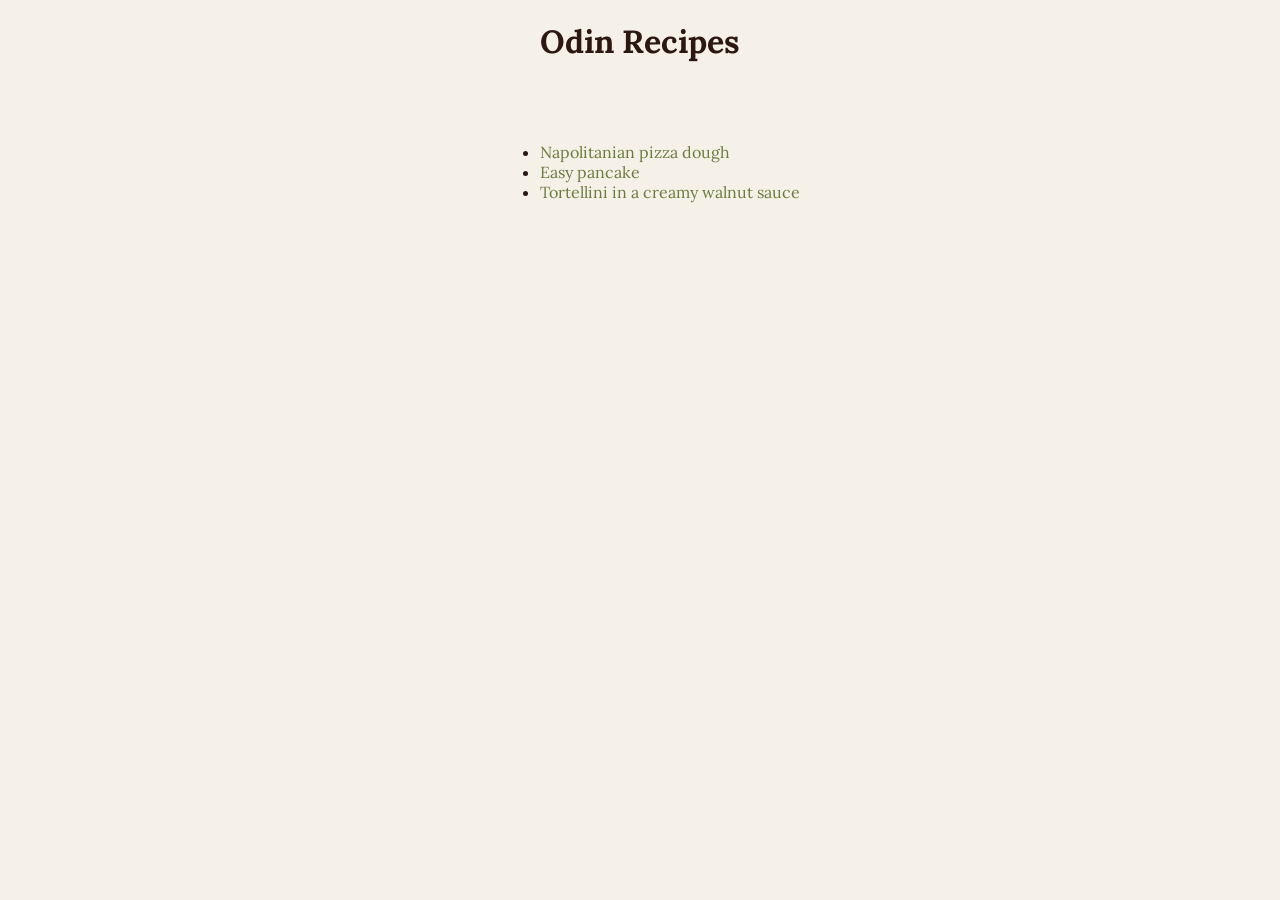
<file: index.html>
<!DOCTYPE html>
<html lang="en">
<head>
    <meta charset="UTF-8">
    <meta name="viewport" content="width=device-width, initial-scale=1.0">
    <title>Odin Recipes</title>
    <link href="https://fonts.googleapis.com/css2?family=Lora:ital,wght@0,400;0,700;1,400;1,700&display=swap" rel="stylesheet">
    <link rel="stylesheet" href="style.css">

</head>

<body>
    <h1>Odin Recipes</h1>

    <ul class="recipesPage">
        <li><a href="recipes/pizza-dough.html">Napolitanian pizza dough</a></li>
        <li><a href="recipes/pancake.html">Easy pancake</a></li>
        <li><a href="recipes/tortellini.html">Tortellini in a creamy walnut sauce</a></li>
    </ul>
</body>
</html>
</file>
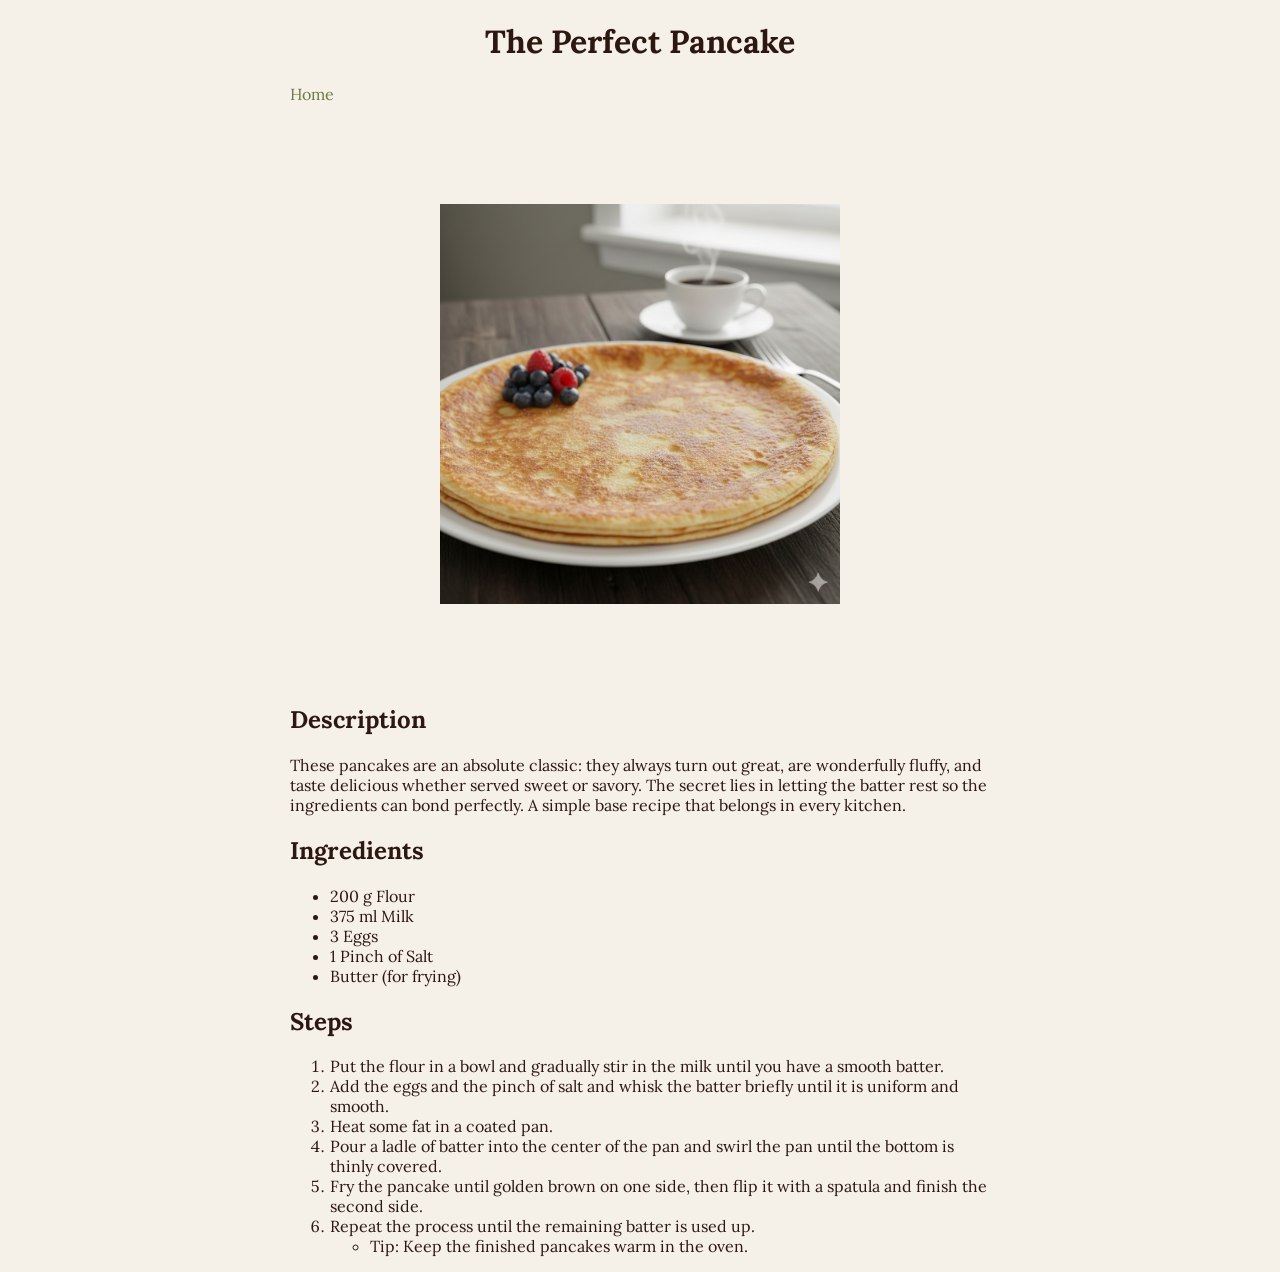
<file: recipes/pancake.html>
<!DOCTYPE html>
<html lang="en">
<head>
    <meta charset="UTF-8">
    <meta name="viewport" content="width=device-width, initial-scale=1.0">
    <title>Odin Recipes | Perfect Pancakes</title>
    <link href="https://fonts.googleapis.com/css2?family=Lora:ital,wght@0,400;0,700;1,400;1,700&display=swap" rel="stylesheet">
    <link rel="stylesheet" href="../style.css">
</head>
<body>
    <div class="recipe">
        <h1>The Perfect Pancake</h1>
        <a href="../index.html" class="backToHome">Home</a>
        <img src="../img/pancake.png" alt="Golden brown pancakes on a plate" width="400 px">
        
        <h2>Description</h2>
        <p>
            These pancakes are an absolute classic: they always turn out great, are wonderfully fluffy, 
            and taste delicious whether served sweet or savory. The secret lies in letting the batter 
            rest so the ingredients can bond perfectly. A simple base recipe that belongs in 
            every kitchen.
        </p>
        
        <h2>Ingredients</h2>
        <ul class="ingredients">
            <li>200 g Flour</li>
            <li>375 ml Milk</li>
            <li>3 Eggs</li>
            <li>1 Pinch of Salt</li>
            <li>Butter (for frying)</li>
        </ul>

        <h2>Steps</h2>
        <ol>
            <li>Put the flour in a bowl and gradually stir in the milk until you have a smooth batter.</li>
            <li>Add the eggs and the pinch of salt and whisk the batter briefly until it is uniform and smooth.</li>
            <li>Heat some fat in a coated pan.</li>
            <li>Pour a ladle of batter into the center of the pan and swirl the pan until the bottom is thinly covered.</li>
            <li>Fry the pancake until golden brown on one side, then flip it with a spatula and finish the second side.</li>
            <li>Repeat the process until the remaining batter is used up. 
                <ul>
                    <li>Tip: Keep the finished pancakes warm in the oven.</li>
                </ul>
            </li>
        </ol>
    </div>
</body>
</html>
</file>
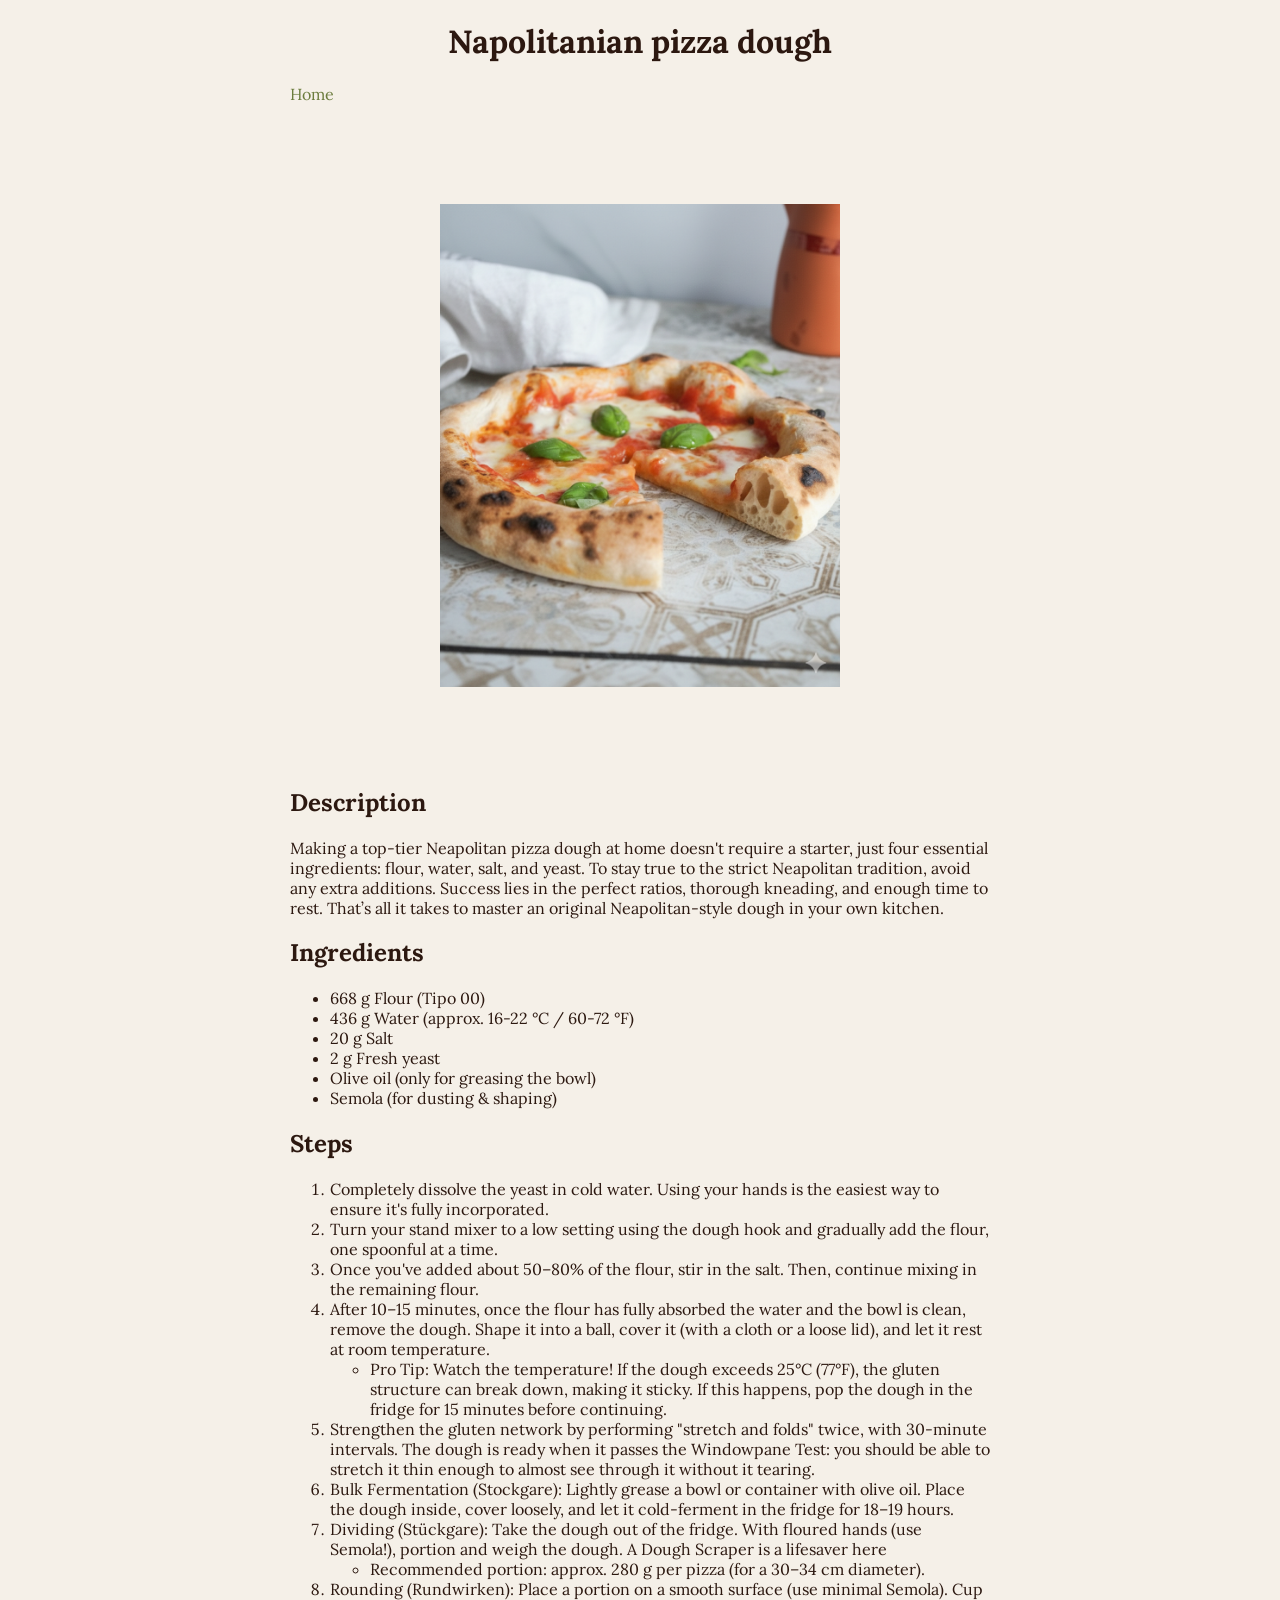
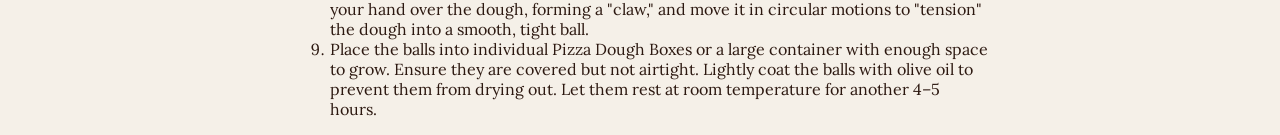
<file: recipes/pizza-dough.html>
<!DOCTYPE html>
<html lang="en">
<head>
    <meta charset="UTF-8">
    <meta name="viewport" content="width=device-width, initial-scale=1.0">
    <title>Odin Recipes | Pizza Dough</title>
    <link href="https://fonts.googleapis.com/css2?family=Lora:ital,wght@0,400;0,700;1,400;1,700&display=swap" rel="stylesheet">
    <link rel="stylesheet" href="../style.css">
</head>
<body>
    <div class="recipe">
        <h1>Napolitanian pizza dough</h1>
        <a href="../index.html" class="backToHome">Home</a>
        <img src="../img/pizza.png" alt="Original napolitanian pizza" width="400 px">
        
        <h2>Description</h2>
        <p>
            Making a top-tier Neapolitan pizza dough at home doesn't require a starter, 
            just four essential ingredients: flour, water, salt, and yeast. 
            To stay true to the strict Neapolitan tradition, avoid any extra additions. 
            Success lies in the perfect ratios, thorough kneading, and enough time to rest. 
            That’s all it takes to master an original Neapolitan-style dough in your own kitchen.
        </p>
        
        <h2>Ingredients</h2>
        <ul class="ingredients">
            <li>668 g Flour (Tipo 00)</li>
            <li>436 g Water (approx. 16-22 °C / 60-72 °F)</li>
            <li>20 g Salt</li>
            <li>2 g Fresh yeast</li>
            <li>Olive oil (only for greasing the bowl)</li>
            <li>Semola (for dusting & shaping)</li>
        </ul>
        <h2>Steps</h2>
        <ol>
            <li>Completely dissolve the yeast in cold water. Using your hands is the easiest way to ensure it's fully incorporated.</li>
            <li>Turn your stand mixer to a low setting using the dough hook and gradually add the flour, one spoonful at a time.</li>
            <li>Once you've added about 50–80% of the flour, stir in the salt. Then, continue mixing in the remaining flour.</li>
            <li>
                After 10–15 minutes, once the flour has fully absorbed the water and the bowl is clean, remove the dough. Shape it into a ball, cover it (with a cloth or a loose lid), and let it rest at room temperature.
                <ul>
                    <li>Pro Tip: Watch the temperature! If the dough exceeds 25°C (77°F), the gluten structure can break down, making it sticky. If this happens, pop the dough in the fridge for 15 minutes before continuing.</li>
                </ul>
            </li>
            <li>Strengthen the gluten network by performing "stretch and folds" twice, with 30-minute intervals. The dough is ready when it passes the Windowpane Test: you should be able to stretch it thin enough to almost see through it without it tearing.</li>
            <li>Bulk Fermentation (Stockgare): Lightly grease a bowl or container with olive oil. Place the dough inside, cover loosely, and let it cold-ferment in the fridge for 18–19 hours.</li>
            <li>
                Dividing (Stückgare): Take the dough out of the fridge. With floured hands (use Semola!), portion and weigh the dough. A Dough Scraper is a lifesaver here
                <ul>
                    <li>Recommended portion: approx. 280 g per pizza (for a 30–34 cm diameter).</li>
                </ul>
            </li>
            <li>Rounding (Rundwirken): Place a portion on a smooth surface (use minimal Semola). Cup your hand over the dough, forming a "claw," and move it in circular motions to "tension" the dough into a smooth, tight ball.</li>
            <li>Place the balls into individual Pizza Dough Boxes or a large container with enough space to grow. Ensure they are covered but not airtight. Lightly coat the balls with olive oil to prevent them from drying out. Let them rest at room temperature for another 4–5 hours.</li>
        </ol>
    </div>
</body>
</html>
</file>
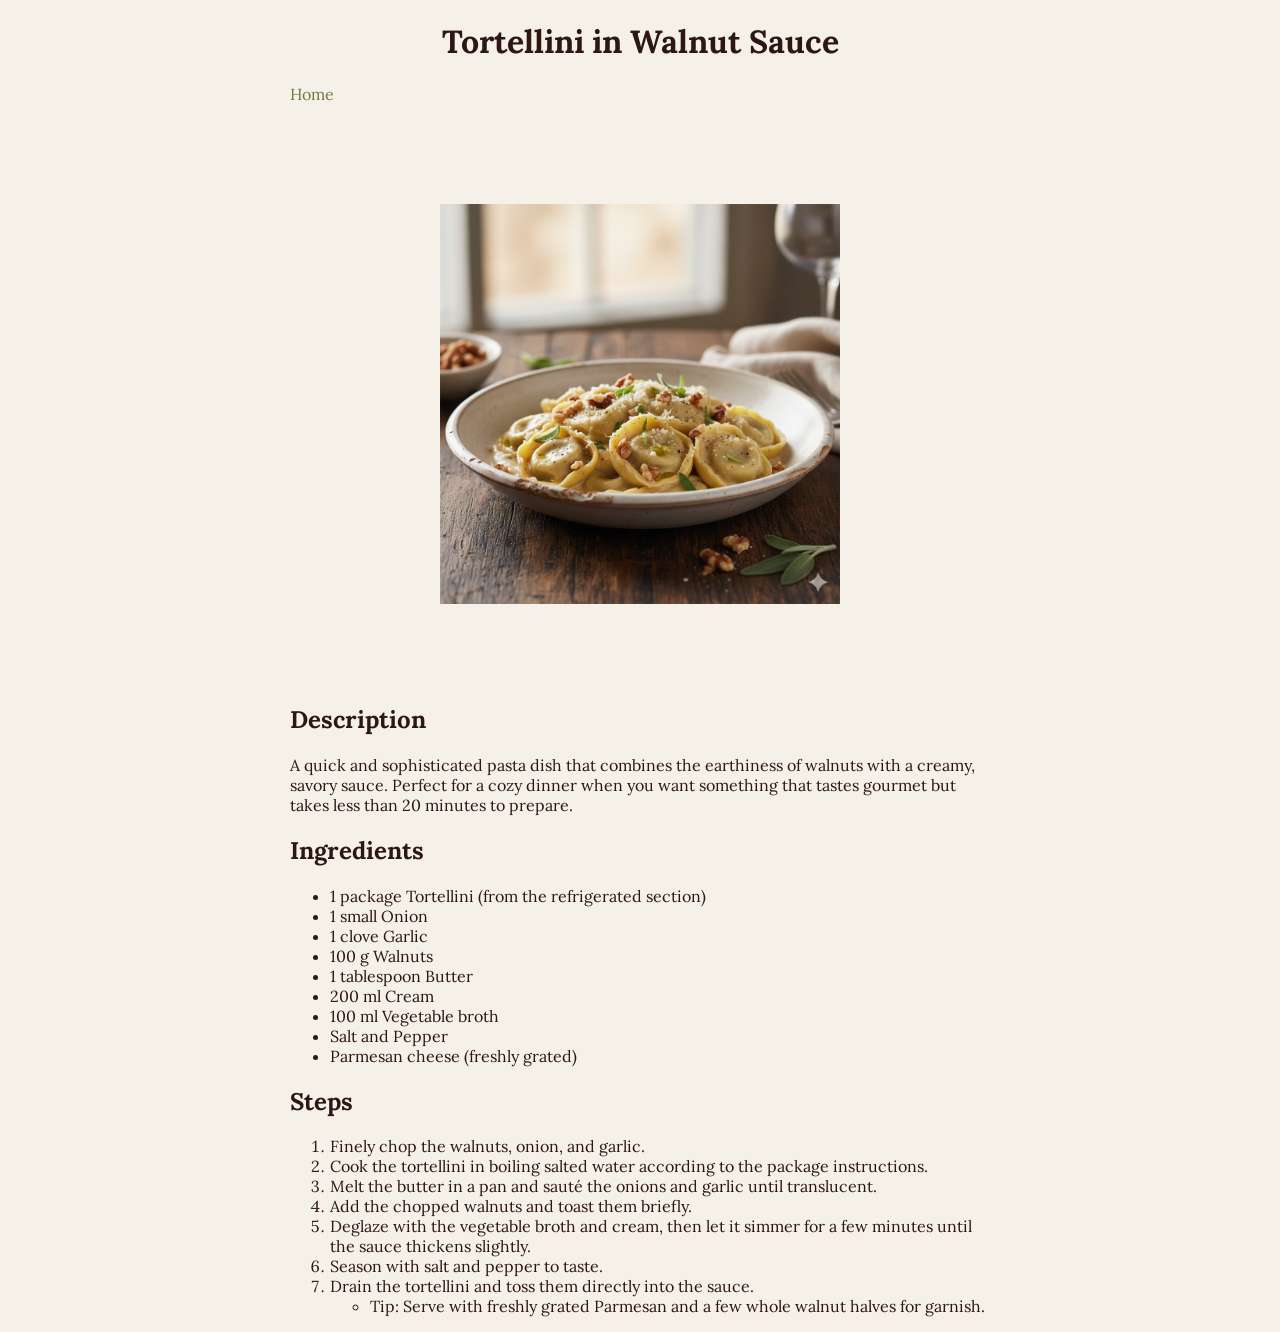
<file: recipes/tortellini.html>
<!DOCTYPE html>
<html lang="en">
<head>
    <meta charset="UTF-8">
    <meta name="viewport" content="width=device-width, initial-scale=1.0">
    <title>Odin Recipes | Tortellini in Walnut Sauce</title>
    <link href="https://fonts.googleapis.com/css2?family=Lora:ital,wght@0,400;0,700;1,400;1,700&display=swap" rel="stylesheet">
    <link rel="stylesheet" href="../style.css">
</head>
<body>
    <div class="recipe">
        <h1>Tortellini in Walnut Sauce</h1>
        <a href="../index.html" class="backToHome">Home</a>
        <img src="../img/tortellini.png" alt="Tortellini in a creamy walnut sauce" width="400 px">
        
        <h2>Description</h2>
        <p>
            A quick and sophisticated pasta dish that combines the earthiness of walnuts with a 
            creamy, savory sauce. Perfect for a cozy dinner when you want something that tastes 
            gourmet but takes less than 20 minutes to prepare.
        </p>
        
        <h2>Ingredients</h2>
        <ul class="ingredients">
            <li>1 package Tortellini (from the refrigerated section)</li>
            <li>1 small Onion</li>
            <li>1 clove Garlic</li>
            <li>100 g Walnuts</li>
            <li>1 tablespoon Butter</li>
            <li>200 ml Cream</li>
            <li>100 ml Vegetable broth</li>
            <li>Salt and Pepper</li>
            <li>Parmesan cheese (freshly grated)</li>
        </ul>

        <h2>Steps</h2>
        <ol>
            <li>Finely chop the walnuts, onion, and garlic.</li>
            <li>Cook the tortellini in boiling salted water according to the package instructions.</li>
            <li>Melt the butter in a pan and sauté the onions and garlic until translucent.</li>
            <li>Add the chopped walnuts and toast them briefly.</li>
            <li>Deglaze with the vegetable broth and cream, then let it simmer for a few minutes until the sauce thickens slightly.</li>
            <li>Season with salt and pepper to taste.</li>
            <li>Drain the tortellini and toss them directly into the sauce.
                <ul>
                    <li>Tip: Serve with freshly grated Parmesan and a few whole walnut halves for garnish.</li>
                </ul>
            </li>
        </ol>
    </div>
</body>
</html>
</file>
<file: style.css>
body {
    font-family: 'Lora', sans-serif;
    background-color: #f5f0e8;
    color: #2c1810;
}

a {
    color: #6b7c3d;
    text-decoration: none;
}

h1 {
    text-align: center;
}


.recipesPage {
    width: 400px;
    height: 3em;
    margin: 0 auto;
    margin-top: 5em;
    padding-left: 200px;
}

img {
    display: block;
    width: 400px;
    margin: 100px auto;
}

.recipe {
    width: 700px;
    margin: 0 auto;
}

.backToHome {
    display: block;    
}
</file>
